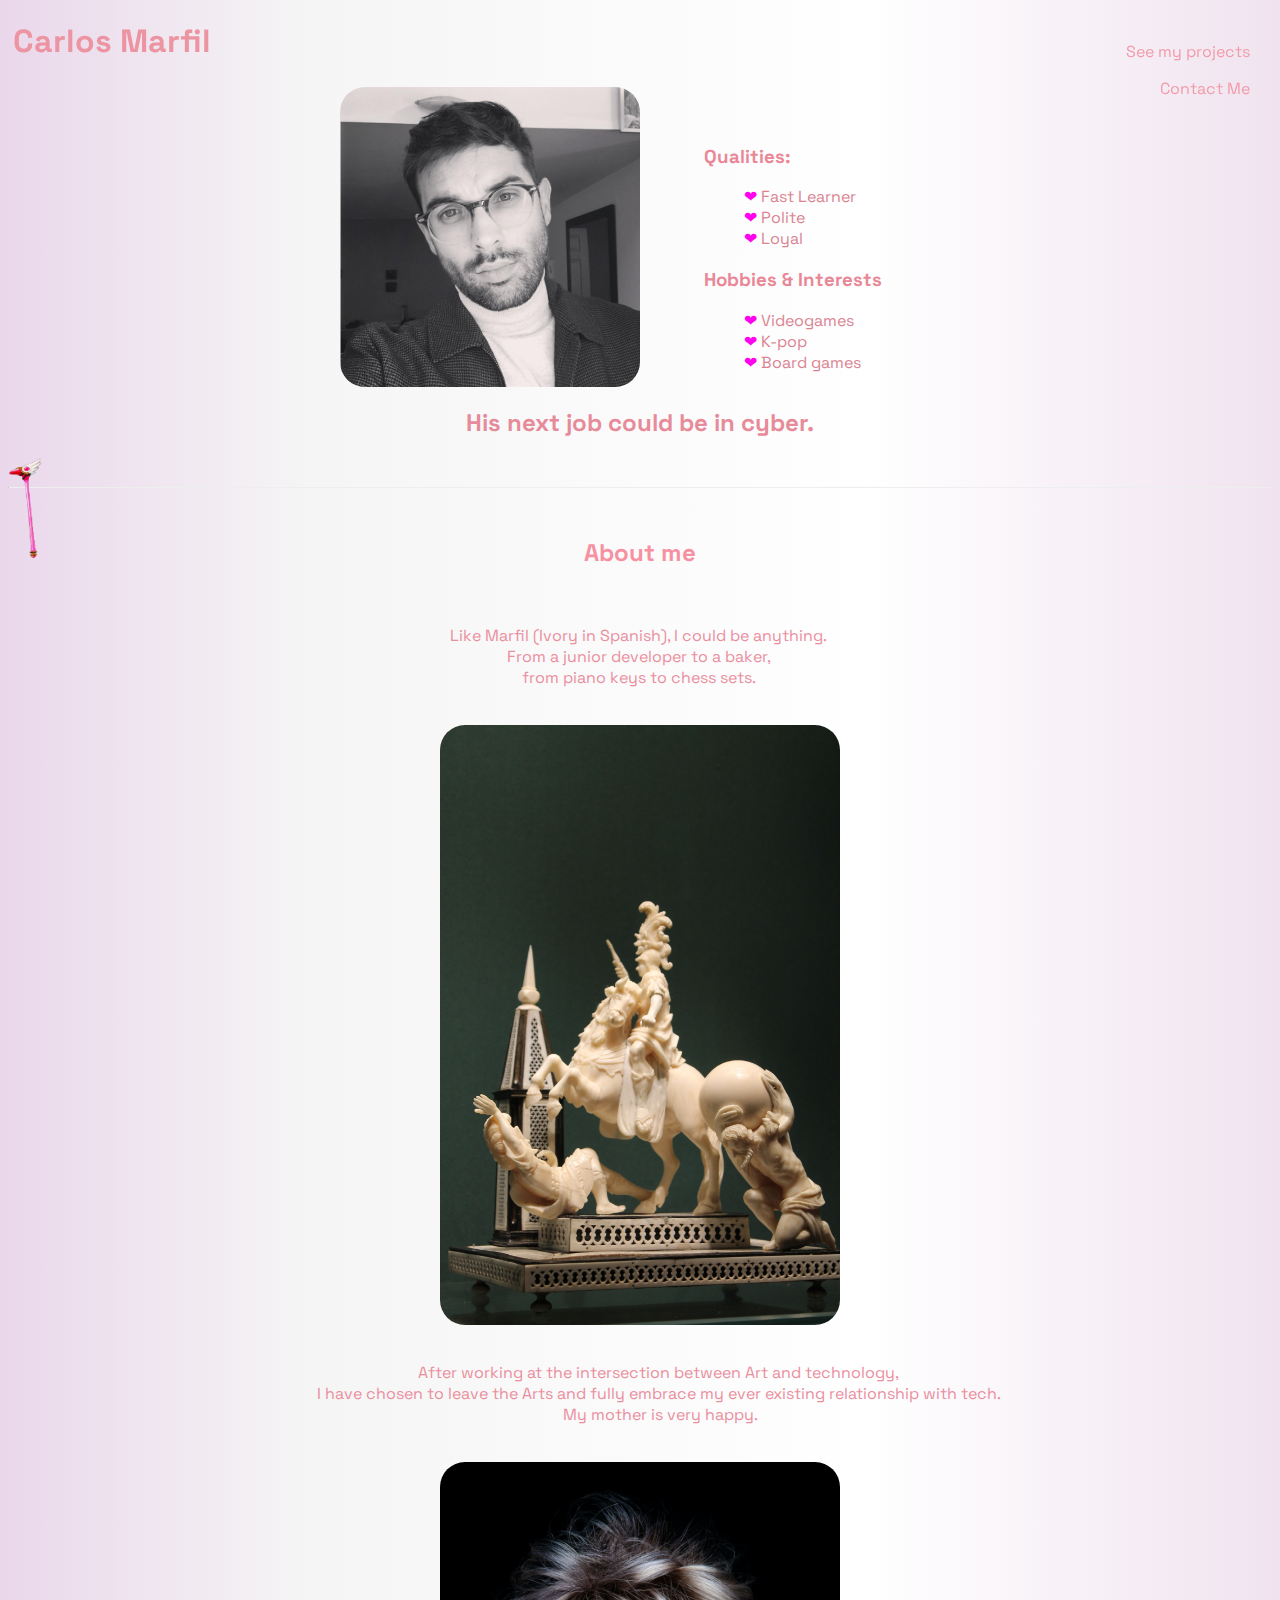
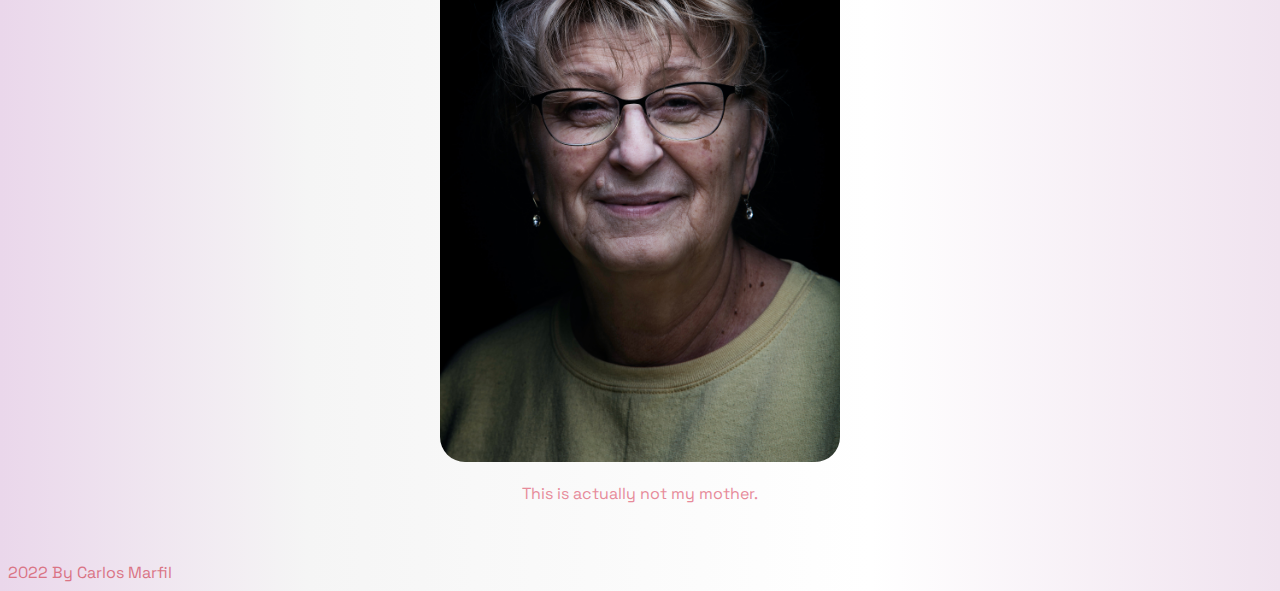
<file: First Draft/index.html>
<!DOCTYPE html>
<html lang="en, Spanish" class="text">

    <head>
        <link rel="stylesheet" type="text/css" href="styles.css">
        <link href="https://fonts.googleapis.com/css2?family=Space+Grotesk:wght@300;400&display=swap" rel="stylesheet">
    </head>


    <header>

    <div class="myname">
        <h1>Carlos Marfil</h1>
    </div>
    <br>
    <br>
    <br>
        <figure>
            <img src="../images/Headshot.png" alt="Black and white picture of the face of a person. The person is wearing dark round glasses, has Mediterranean facial hair and dark hair and eyes.">
            <figcaption><h2>His next job could be in cyber.</h2></figcaption>
            <section class="heartlist">
                <h3 class="list">Qualities:</h3>
                <ul class="hearts">
                    <li class="list"> Fast Learner</li>
                    <li class="list"> Polite</li>
                    <li class="list"> Loyal</li>
                </ul>
                <h3>Hobbies & Interests</h3>
                <ul class="hearts">
                    <li> Videogames</li>
                    <li> K-pop</li>
                    <li> Board games</li>
                </ul>
            </section>
        </figure>

        <nav class="navi">
            <ul>
                <li class="navi"><a href="../pages/projects.html" target="_blank">See my projects</a></li> 
                <br>
                <li><a href="./pages/contact.html" target="_blank">Contact Me</a></li>
        </ul>
        </nav>
    </header>

    <body>
    <a href="https://youtu.be/6YBDo5S8soo" target="_blank">
        <img src="../images/Sealing_Wand_-_Clow.webp" alt="Sakura sealing wand" class="sakura">
    </a>
    <br>
    <hr>
    
    <br>

    <main>
        <section class="aboutme">
            <figure>
                <h2>About me</h2>
                <br>
                    <pre>
Like Marfil (Ivory in Spanish), I could be anything. 
From a junior developer to a baker, 
from piano keys to chess sets. 
                    </pre>
                <img class="ivory" src="../images/Ivory.jpg" alt="An array of different items and sculptures carved on ivory.">
                <figcaption></figcaption>
            </figure>
            <div>
                <pre>            
          After working at the intersection between Art and technology, 
          I have chosen to leave the Arts and fully embrace my ever existing relationship with tech. 
          My mother is very happy.
                </pre>
                <figure>
                    <img src="../images/notmymother.jpg" alt="Someone's mother I found online">
                    <br>
                    <figcaption>This is actually not my mother.</figcaption>
                </figure>
            </div>
        </section>

    </main>
    </body>
    <br>
    <br>
 
    <footer>
        <date>2022</date> <ref>By Carlos Marfil</ref>
    </footer>

</html>
</file>
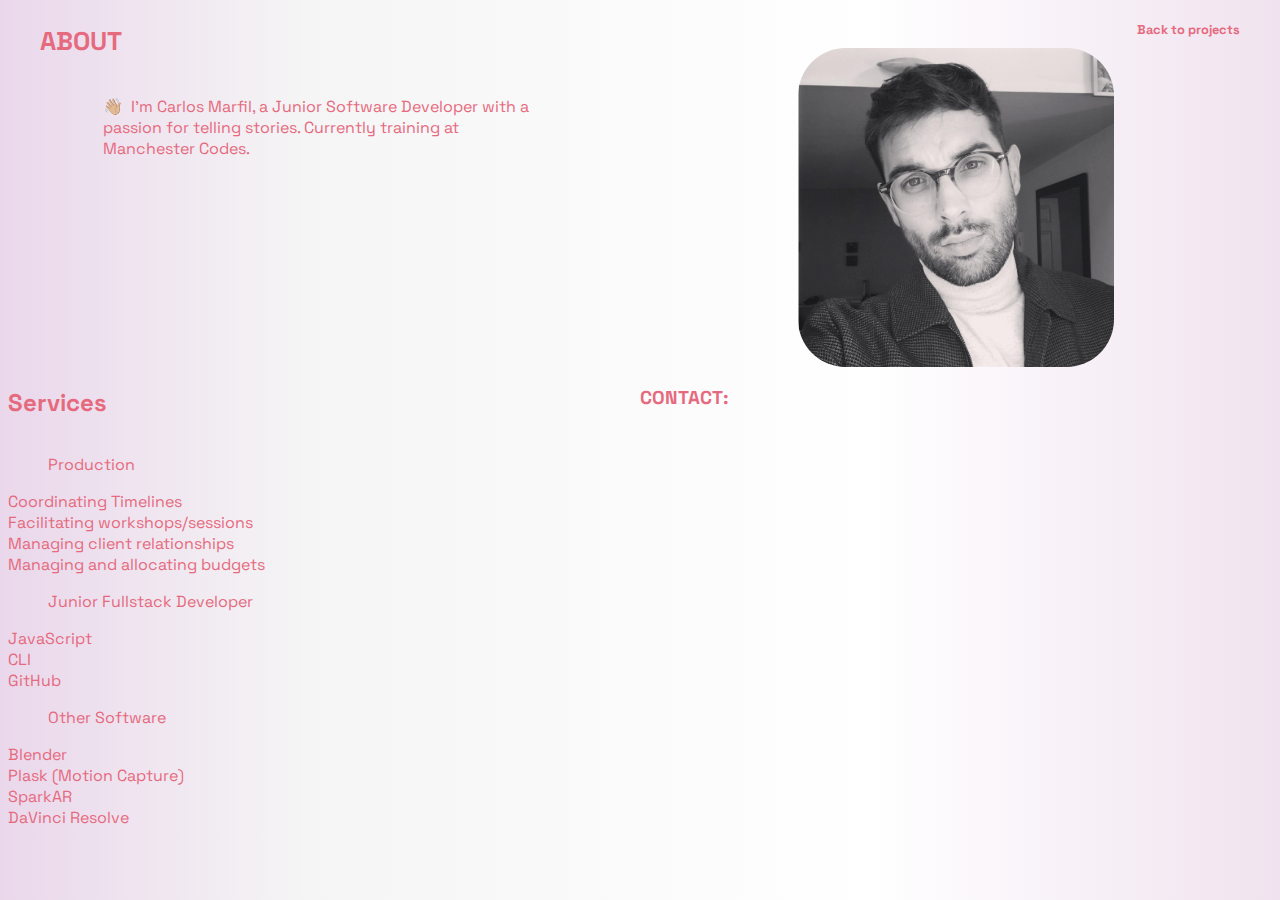
<file: about.html>
<!DOCTYPE html>
<html lang="en, Spanish" class="text">

    <head>
        <link rel="stylesheet" type="text/css" href="cv-style.css">
        <link href="https://fonts.googleapis.com/css2?family=Space+Grotesk:wght@300;400&display=swap" rel="stylesheet">
    </head>

<body class="body">
        <nav class="navi">
            <h1 class="aboutheader">ABOUT</h1>
        </nav>
        <h3 class="backtoindex about">Back to projects</h3>
       
    <div id="hello">
        <p class="hello">
          &nbsp;I'm Carlos Marfil, a Junior Software Developer with a passion for telling stories. 
          Currently training at Manchester Codes.
                </p>
    </div>    
    <img id="img" src="./images/Headshot.png" alt="sjdjadja"> 


    <div class="cv">
        <h2 class="services">Services</h2>
        <ul>Production</ul>
            <li>Coordinating Timelines</li>
            <li>Facilitating workshops/sessions</li>
            <li>Managing client relationships</li>
            <li>Managing and allocating budgets</li>
        <ul class="ul2">Junior Fullstack Developer</ul>
            <li>JavaScript</li>
            <li>CLI</li>
            <li>GitHub</li>
        <ul class="ul3">Other Software</ul>
            <li>Blender</li>
            <li>Plask (Motion Capture)</li>
            <li>SparkAR</li>
            <li>DaVinci Resolve</li>
            

    </div>
</body>

<footer>
    <h3 class="socials">CONTACT:</h2>
        
</footer>
</file>
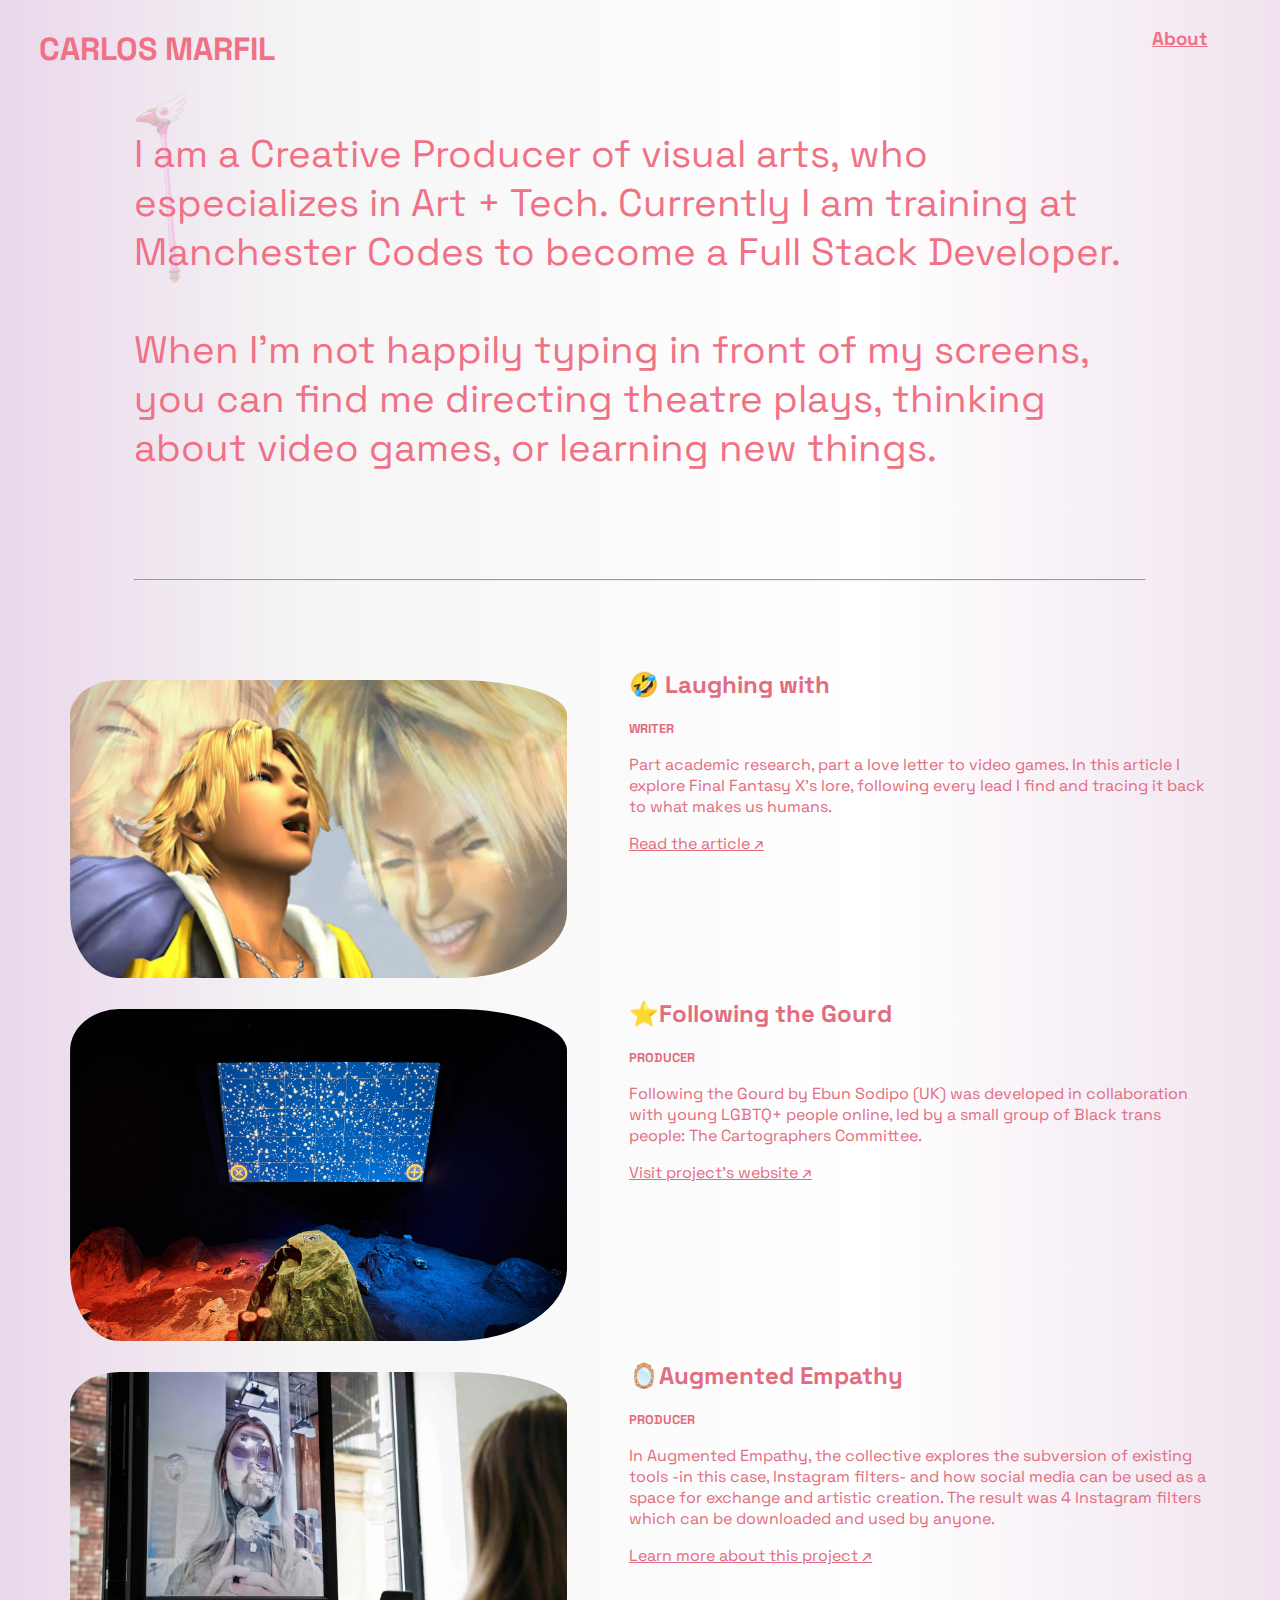
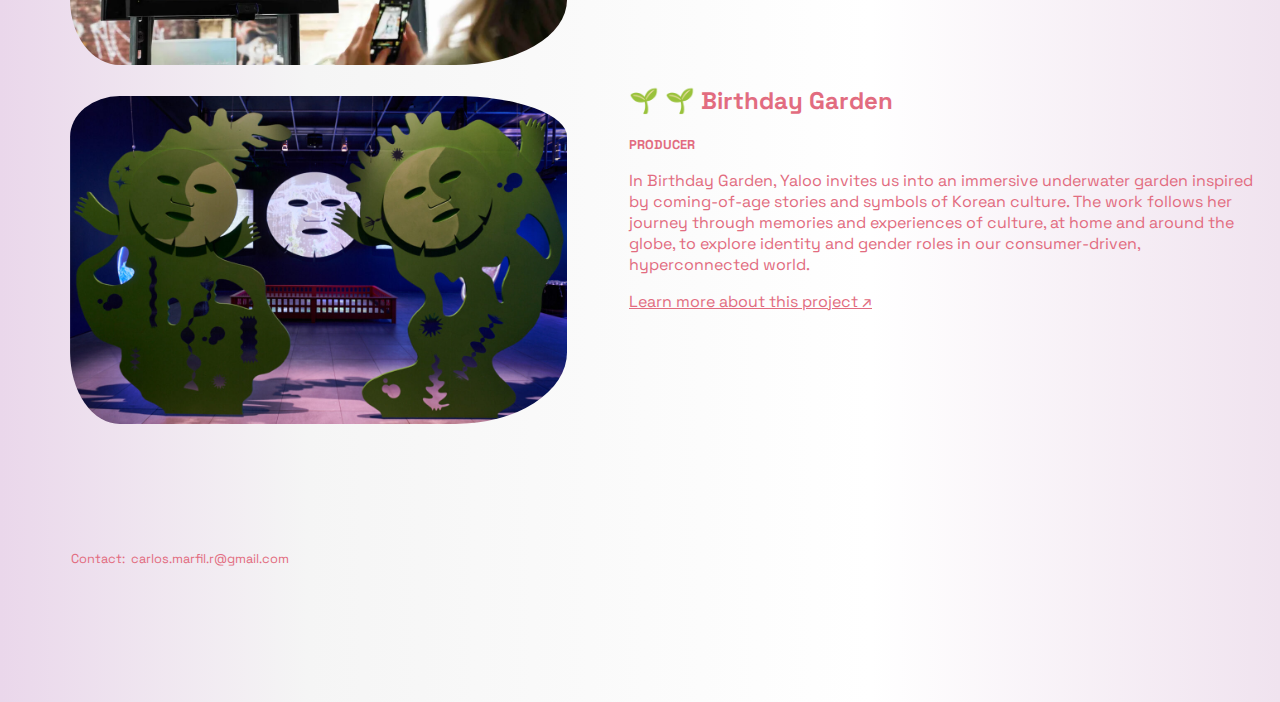
<file: intro2.html>
<!DOCTYPE html>
<html lang="en" class="text">

    <head>
        <link rel="stylesheet" type="text/css" href="my-style.css">
        <link href="https://fonts.googleapis.com/css2?family=Space+Grotesk:wght@300;400&display=swap" rel="stylesheet">
    </head>

<!-- INTRO 
With paragraph -->
<body>
    <nav class="navi">
        <h1>CARLOS MARFIL</h1>
    </nav>
    <a href="./about.html" class="about"><h3>About</h3></a>
   
        <div class="intro">
          <a href="https://youtu.be/6YBDo5S8soo" target="_blank">
            <img src="../images/Sealing_Wand_-_Clow.webp" alt="Sakura sealing wand" class="sakura longintro">
          </a>  
            <p id="longintro">
        I am a Creative Producer of visual arts, who especializes in Art + Tech.
        Currently I am training at Manchester Codes to become a Full Stack Developer.
        <br>
        <br>
        When I'm not happily
        typing in front of my screens, you can find me directing theatre plays, thinking 
        about video games, or learning new things.
            </p>
            <p class="hello shortintro">
              &nbsp;I'm Carlos Marfil, a Junior Software Developer with a passion for telling stories. 
              Currently training at Manchester Codes.
              <br>
              <br>
            </p>
            <p class="clickbelow shortintro">
              Click on the images below to know more about my past projects:
            </p>
            <br>
            <hr>
            <br>
        </div>
    </main>

<!-- ARTICLES COLLAPSIBLE -->
<img id="img" class="tidusweb" src="./images/Images for web ver/webtidus.jpeg" alt="sjsjsjs>">
<img class="collapsible gridarticle4" src="./images/Tidus laugh.png" alt="dskdskd">

<div class="content gridcontent4"> 
    <div id="contentflex">
        <h2 id="lol">Laughing with</h2>
        <h4 id="tag">  WRITER </h4>
    </div>
    <p>
    Part academic research, part a love letter to video games. In this article I explore Final Fantasy X's lore,
    following every lead I find and tracing it back to what makes us humans.   
    </p>
    <a class="visitlink visitme" href="">Read the article</a>
    </div>

<img class="ebunita" id="img" src="./images/Images for web ver/ftg3.jpg" alt="sadsda">
<img class="collapsible gridarticle2" src="./images/FTG2.png" alt="dskdskd">

<div class="content gridcontent2">
    <div id="contentflex">
        <h2 id="ftg">Following the Gourd</h2>
        <h4 class="producer"> PRODUCER </h4>
    </div>
  <p> Following the Gourd by Ebun Sodipo (UK) was developed in collaboration with young LGBTQ+ people online,
     led by a small group of Black trans people: The Cartographers Committee.
  </p>
  <a class="visitlink visitebun" href="">Visit project's website</a>
</div>

<img class="keiken" id="img" src="./images/Images for web ver/Screenshot 2022-09-26 at 15.44.12.png" alt="sadsda">
<img class="collapsible gridarticle3" src="./images/ae2.png" alt="dskdskd">

<div class="content gridcontent3">
    <div id="contentflex">
        <h2 id="ae">Augmented Empathy</h2>
        <h4 class="producer"> PRODUCER </h4>
    </div>
  <p> In Augmented Empathy, the collective explores the subversion of existing tools -in this case, 
    Instagram filters- and how social media can be used as a space for exchange and artistic creation.
     The result was 4 Instagram filters which can be downloaded and used by anyone.
  </p>
  <a class="visitlink visitkeiken" href="">Learn more about this project</a>
</div>

<img src="./images/Images for web ver/bgyaloo.jpg" id="img" class="yaloo" alt="sksks">
<img class="collapsible gridarticle" src="./images/bdg.png" alt="dskdskd">
<div class="content gridcontent">
    <div id="contentflex">
        <h2 id="Bday">Birthday Garden</h2>
        <h4 class="producer"> PRODUCER </h4>
    </div>
  <p> In Birthday Garden, Yaloo invites us into an immersive underwater garden inspired by coming-of-age stories and 
    symbols of Korean culture. The work follows her journey through 
    memories and experiences of culture, at home and around the globe, to explore identity and gender roles in our 
    consumer-driven, hyperconnected world.
  </p>
  <a class="visitlink visityaloo" href="">Learn more about this project</a>
</div>

<!-- I WILL ADD MORE ARTICLES ABOVE THIS COMMENT -->
<!-- SCRIPT FOR COLLAPSIBLES -->
<script>
    var coll = document.getElementsByClassName("collapsible");
    var i;
    
    for (i = 0; i < coll.length; i++) {
      coll[i].addEventListener("click", function() {
        this.classList.toggle("active");
        var content = this.nextElementSibling;
        if (content.style.maxHeight){
          content.style.maxHeight = null;
        } else {
          content.style.maxHeight = content.scrollHeight + "px";
        } 
      });
    }
    </script>
</body>
<footer class="footer">
 <a>Contact:&nbsp;</a>
</footer>
</html>
</file>
<file: First Draft/styles.css>
/* BACKGROUND GRADIENT */

body {

    background: rgb(234,215,235);
    background: linear-gradient(90deg, rgba(234,215,235,1) 0%, rgba(245,245,245,1) 24%, rgba(255,255,255,1) 68%, rgba(240,227,239,1) 100%);}

/* IMG STYLES */

    img[src*="Headshot"] {
        width: 300px;
        height: 300px;
        margin-left: auto;
        margin-right: 50%;
        display:block;
        border-radius: 25px;
    }

    .aboutme img {
    width: 400px;
    height: 600px;
    display:block;
    margin-left: auto;
    margin-right: auto;
    border-radius: 25px;
    }

/* ABOUT ME STYLES */

.aboutme h2 {
    color: rgb(246, 145, 162);
    text-align: center;
}

/* NAV STYLE */

hr {
    border-top: 10px pink;
    border-radius: 5px;
}

    .myname {
        position:fixed;
        top:0;
        left:0;
        margin-left: 1%;
        color:rgb(237, 148, 162);
    }
   [href*="pages"] {
        position: relative;
        color:rgb(242, 155, 169);
        text-decoration: none;
        line-height: 1.5em;
    }

    .navi {
        position:fixed;
        top:0;
        right:0;
        padding-right: 30px;  
        padding-top: 40px;
    }

    figcaption {
        color: rgb(231, 139, 154);
        text-align: center;
    }

/* FONT STYLES */

    pre {
        text-align: center;
        font-family: 'Space Grotesk', sans-serif;
        color: rgb(234, 143, 158);
    }

    .text {
        font-family: 'Space Grotesk', sans-serif;
    }
    

/* BULLET POINT HEARTS */
  .heartlist li {
    color: rgb(218, 132, 146);
  }

  .heartlist h3 {
    color: rgb(233, 135, 151);
  }

    ul {
        list-style: none;
    }

   .hearts li::before {
        content: "\2764";
        color: #ff02ee;
    }

/* PLACING THE HEARTS LIST */

    .heartlist {
        position:absolute;
        top: 14%;
        left: 55%;
    }

/* FOOTER STYLES */

footer {
    color: rgb(218, 116, 133);
 }

 /* TRYING TO GET THE WAND ANIMATED */

 @keyframes sakura {
    0% {margin-top: 0%; margin-top: 0%; transform: rotate(360deg);}
    100% {margin-top: 90%; margin-left: 90%; transform: rotate(780deg);}
}

.sakura {
    height:100px;
    width: 35px;
    display:block;
    position: absolute;
    animation-name: sakura;
    animation-duration: 20s;
    animation-direction: alternate-reverse;
    animation-iteration-count: infinite;
    animation-timing-function: linear;
}

/* MEDIA QUERIES */
</file>
<file: cv-style.css>
/*  -- GENERAL STYLING -- */
/* -- Font --*/

body {
    background: rgb(234,215,235);
    background: linear-gradient(90deg, rgba(234,215,235,1) 0%, rgba(245,245,245,1) 24%, rgba(255,255,255,1) 68%, rgba(240,227,239,1) 100%);}
.text {
    font-family: 'Space Grotesk', sans-serif;
    color: rgb(230, 106, 126);
}
.body {
    display:grid;
    grid-template-columns: 1fr 1fr;
    grid-template-rows: 40px 0.5fr 1fr;
}


/* -- Navigator -- */

.aboutheader {
    font-size: 2vw;
    padding-left: 5%;
  
}
.backtoindex {
    font-size: 1vw;
    padding-right:5%;
    justify-self: end;
    
}



/* -- Hello -- */

.hello::before {
    content: "👋🏼 "
    
}
.hello{
   
    text-align:left;
    padding-left: 15%;
    padding-right: 15%;
    padding-top:5%;
    justify-self:flex-end;
}
#img {
    grid-column: 2/3;   
    border-radius: 15%;
    width: 50%;
    height: auto;
    justify-self:center;
    
}
/* CV */
.cv {
    display:flex;
    flex-direction: column;
   
}
.services {

    
}
</file>
<file: my-style.css>
/* -- WEB STYLES -- */
/*  -- GENERAL STYLING -- */
/* -- Font --*/
@media only screen and (max-height:930px) {
body {
    background: rgb(234,215,235);
    background: linear-gradient(90deg, rgba(234,215,235,1) 0%, rgba(245,245,245,1) 24%, rgba(255,255,255,1) 68%, rgba(240,227,239,1) 100%);}
.text {
    font-family: 'Space Grotesk', sans-serif;
}
#img {
    width: 80%;
    height:auto;
}
/* -- GRID -- */
body {
    display:flex;
    display:grid;
    grid-template-areas:
    "carlos about"
    "intro intro"
    "img1 content1"
    "img2 content2"
    "img3 content3"
    "img4 content4"
    "footer footer"
}

/* -- NAV -- */
.navi {
    color: rgb(240, 113, 134);
    padding-left: 5%;
    grid-area: carlos;
}
.about {
    color:rgb(240, 113, 134);
    grid-area: about;
    justify-self: end;
    padding-right: 10%;
}

/* -- INTRO -- */
.intro {
    color: rgb(240, 113, 134);
    grid-area: intro;
    padding-left: 10%;
    padding-right:10%;
    font-size: 3vw;
}

/* -- ARTICLES -- */
.visitlink {
    color:rgb(226, 108, 128);
}
.visitlink:hover {
    font-size:1.2vw;
}
.visitlink::after {
    content: " ↗"
}
.collapsible {
    display:none;
}
.gridcontent4{
    color:rgb(226, 108, 128);
    grid-area: content1;
    padding-bottom:68px;
    padding-right:10%;
}
#tag {
    color:rgb(226, 108, 128);
    grid-area: tag1;
    font-size: 1vw;
}
#lol {
    color:rgb(226, 108, 128);
    grid-area: title1;
}
#lol::before {
    content: "  🤣 ";
}

.tidusweb {
    grid-area: img1;
    padding-left:10%;
    padding-top: 5%;
    border-radius: 20%;
}


/* FTG */
.gridcontent2{
    color:rgb(226, 108, 128);
    grid-area: content2;
    padding-bottom:100px;
    padding-right:10%;
}
#lol {
    color:rgb(226, 108, 128);
    grid-area: title1;
}
.ebunita {
    grid-area: img2;
    padding-top: 10%;
    padding-left:10%;
    padding-top: 5%;
    border-radius: 20%;
}
#ftg::before{
    content:" ⭐";
}
.producer {
    color:rgb(226, 108, 128);
    grid-area: tag1;
    font-size: 1vw;
}

/*KEIKEN*/
.gridcontent3{
    color:rgb(226, 108, 128);
    grid-area: content3;
    padding-bottom:20px;
    padding-right:10%;
}
.keiken {
    grid-area: img3;
    padding-top: 10%;
    padding-left:10%;
    padding-top: 5%;
    border-radius: 20%;
}
#ae::before{
    content:" 🪞";
}
/* BIRTHDAY GARDEN */
.gridcontent{
    color:rgb(226, 108, 128);
    grid-area: content4;
}
.yaloo {
    grid-area: img4;
    padding-top: 10%;
    padding-left:10%;
    padding-top: 5%;
    border-radius: 20%;
}
#Bday::before{
    content:"   🌱 🌱  ";
}
 /* TRYING TO GET THE WAND ANIMATED */

 @keyframes sakura {
    0% {grid-area: intro; transform: rotate(360deg); padding-left:0%; padding-right:0%}
    100% {grid-area: intro; transform: rotate(780deg); padding-left:50%; padding-right:50%}
}

.sakura {
    height:15vw;
    display:block;
    position: absolute;
    animation-name: sakura;
    animation-duration: 20s;
    animation-direction: alternate-reverse;
    animation-iteration-count: infinite;
    animation-timing-function: linear;
    grid-area:intro;
    opacity: 0.2;
}
.footer {
    grid-area: footer;
    color:rgb(226, 108, 128);
    font-size: 1vw;
    padding-top: 10%;
    padding-bottom: 10%;
    padding-left: 5%;
}
.footer::after {
    content: "carlos.marfil.r@gmail.com";
}
/* DESTROY */
.shortintro {
    display:none;
}
}











/* -- MOBILE FIRST STYLES -- 
This is a dressed down version of the portfolio */
/* -- GRID -- */
@media only screen and (min-height:920px) {
    
body {
    display: grid;
    grid-template-areas: 
    "navi about"
    "intro intro"
    "break break"
    "articles articles"
    "content content"
    "article2 article2"
    "content2 content2"
    "article3 article3"
    "content3 content3"
    "article4 article4"
    "content4 content4"
    "footer footer"

}
/*  -- GENERAL STYLING -- */
/* -- Font --*/

body {
    background: rgb(234,215,235);
    background: linear-gradient(90deg, rgba(234,215,235,1) 0%, rgba(245,245,245,1) 24%, rgba(255,255,255,1) 68%, rgba(240,227,239,1) 100%);}
.text {
    font-family: 'Space Grotesk', sans-serif;
}


/* -- Navigator -- */
.navi {
    grid-area: navi;
    color: rgb(241, 136, 153);
}
h3 {
    grid-area: about;
    color: rgb(226, 108, 128);
    padding-right: 0px;
   
}
.about {
    padding-left:85%;
}


/* -- Intro -- */
.intro {
    grid-area: intro;
    color: rgb(237, 122, 141);
    padding-left: 10%;
    padding-right: 10%;
    font-size:1vw;
}
.nothing {
    grid-area: break;
}

/* General styles for articles and content */
.visitlink {
    color:rgb(226, 108, 128);
}
.visitlink:hover {
    font-size:1.2vw;
}
.visitlink::after {
    content: " ↗"
}
h2 {
    font-size: 3vw;
    color: rgb(226, 108, 128);
}
p {
    font-size: 2.5vw;
    color: rgb(226, 108, 128);
    padding-bottom: 10px;
    padding-left: 10px;
    padding-right: 5px;
}
h3 {
    font-size: 2vw;
 
}
#tag {
    grid-area: tag;
    font-size: 1vw;
    color: rgb(226, 108, 128);
    padding-left: 50%;
    padding-bottom: 5%;
}
#contentflex {
    display: flex;
    align-items: flex-end;
}

/* -- Specific styles for Specific Articles -- */
/* LAUGHING WITH */
#tag {
    grid-area: tag;
    font-size: 2vw;
    color: rgb(226, 108, 128);
    padding-left: 65%;
    padding-bottom: 5%;
}
#lol::after {
    content: "  🤣 ";
}
.gridarticle {
    grid-area: articles;
}
.gridcontent {
    grid-area: content;
}
/* FOLLOWING THE GOURD */
.producer {
    grid-area: tag;
    font-size: 2vw;
    color: rgb(226, 108, 128);
    padding-left: 20%;
    padding-bottom: 5%;
}
#ftg::after{
    content:" ⭐";
}
.gridarticle2 {
    grid-area: article2;
}
.gridcontent2 {
    grid-area: content2;
}
/* AUGMENTED EMPATHY */
.producer {
    grid-area: tag;
    font-size: 2vw;
    color: rgb(226, 108, 128);
    padding-left: 37%;
    padding-bottom: 5%;
}
#ae::after{
    content:" 🪞";
}
.gridarticle3 {
    grid-area: article3;
}
.gridcontent3 {
    grid-area: content3;
}
/* BIRTHDAY GARDEN */
.producer {
    grid-area: tag;
    font-size: 2vw;
    color: rgb(226, 108, 128);
    padding-left: 50%;
    padding-bottom: 5%;
}
#Bday::after{
    content:"   🌱 🌱  ";
}
.gridarticle4 {
    grid-area: article4;
}
.gridcontent4 {
    grid-area: content4;
}
/* COLLAPSIBLE STYLES */
.collapsible {
    cursor: pointer;
    width: 100%;
    border: none;
    text-align: left;
    outline: none;
    font-size: 15px;
    border-radius: 25px;
    padding-bottom:15px;
  }
  .active, .collapsible:hover {
    background-image: pink;
  }
  .content {
    align-self:end;
    padding: 0;
    max-height: 0;
    overflow: hidden;
    border: 10px;
    transition: max-height 0.2s ease-out;
    background: linear-gradient(90deg, rgba(234,215,235,1) 0%, rgba(245,245,245,1) 24%, rgba(255,255,255,1) 68%, rgba(240,227,239,1) 100%);
  }
/*FOOTER*/
.footer {
    grid-area: footer;
    color:rgb(226, 108, 128);
    font-size: 1vw;
    padding-top: 10%;
    padding-bottom: 10%;
    padding-left: 5%;
}
.footer::after {
    content: "carlos.marfil.r@gmail.com";
}
/* ABOUT PAGE */
.aboutheader {
    font-size: 2vw;
    padding-left: 5%;
}
.backtoindex {
    font-size: 1vw;
    padding-right:5%;
}
.hello::before {
    content: "👋🏼 "
    
}
.clickbelow{
    font-size: 1.5vw;
}
.hello{
    text-align:left;
    padding-left: 15%;
    padding-right: 15%;
    padding-top:5%;
}
#img {
    border-radius: 15%;
    width: 35%;
    height: auto;
    padding-right: 2%;
}
/* -- DESTROY --*/
.tidusweb {
    display: none;
}
.ebunita {
    display: none;
}
.keiken {
    display:none;
}
.yaloo {
    display:none;
}
#longintro {
    display:none;
}
.sakura {
    display: none;
}
}
</file>
